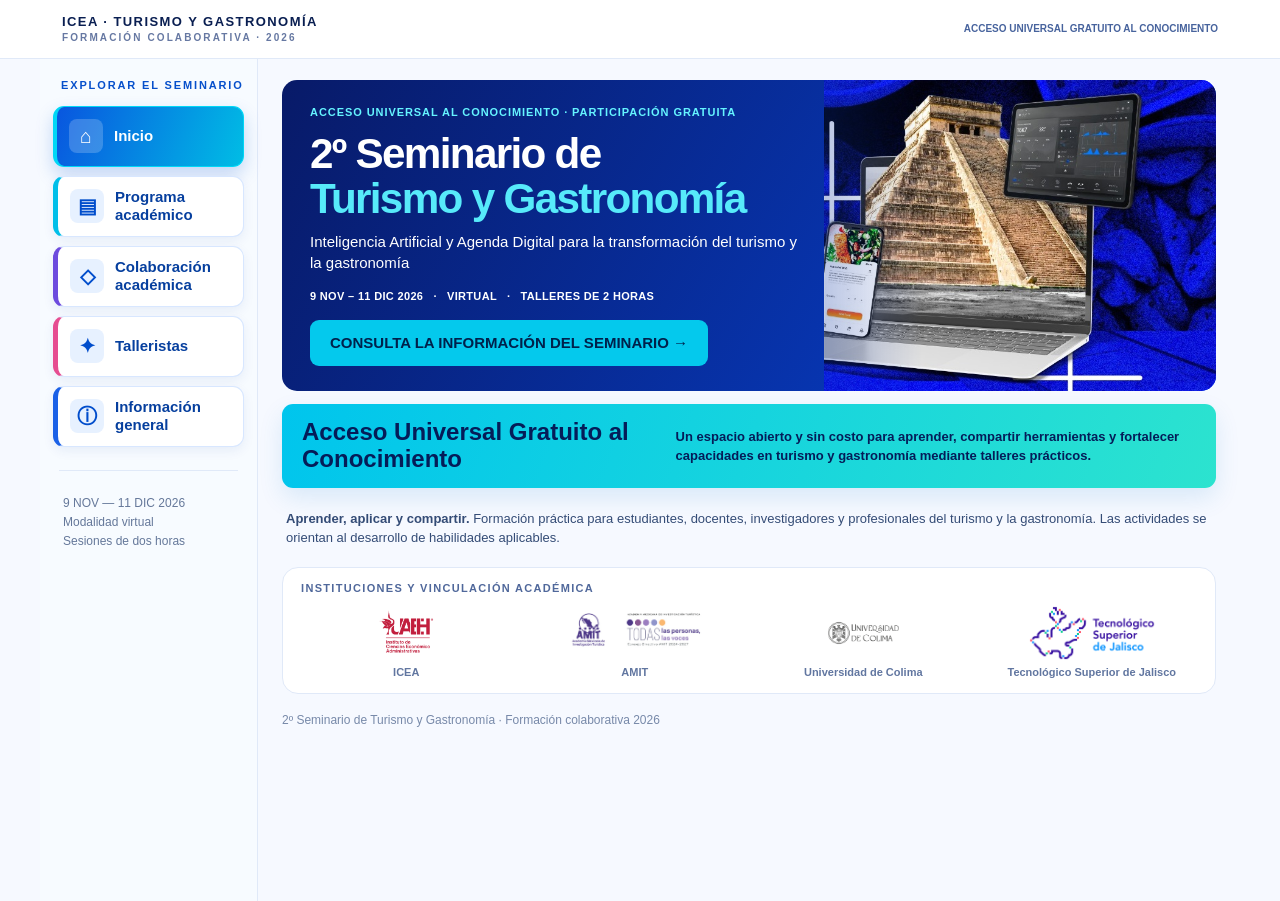
<file: index.html>
<!DOCTYPE html>

<html lang="es"><head><meta charset="utf-8"/><meta content="width=device-width,initial-scale=1" name="viewport"/><meta content="#061b65" name="theme-color"/><title>Inicio · 2º Seminario de Turismo y Gastronomía</title><link href="styles.css" rel="stylesheet"/></head><body><header class="header"><div class="head-inner"><a class="brand" href="index.html">ICEA · TURISMO Y GASTRONOMÍA<small>FORMACIÓN COLABORATIVA · 2026</small></a><div class="header-note">ACCESO UNIVERSAL GRATUITO AL CONOCIMIENTO</div></div></header><div class="shell"><aside class="side"><p class="side-title">Explorar el seminario</p><a class="current" href="index.html"><span class="symbol">⌂</span>Inicio</a><a class="" href="programa.html"><span class="symbol">▤</span>Programa académico</a><a class="" href="colaboracion.html"><span class="symbol">◇</span>Colaboración académica</a><a class="" href="talleristas.html"><span class="symbol">✦</span> Talleristas</a><a class="" href="informacion.html"><span class="symbol">ⓘ</span>Información general</a><div class="divider"></div><p class="note">9 NOV — 11 DIC 2026<br/>Modalidad virtual<br/>Sesiones de dos horas</p></aside><main class="content"><section class="hero"><div class="hero-copy"><div class="eyebrow">ACCESO UNIVERSAL AL CONOCIMIENTO · PARTICIPACIÓN GRATUITA</div><h1>2º Seminario de<br/><span>Turismo y Gastronomía</span></h1><p class="subtitle">Inteligencia Artificial y Agenda Digital para la transformación del turismo y la gastronomía</p><p class="facts">9 NOV – 11 DIC 2026   ·   VIRTUAL   ·   TALLERES DE 2 HORAS</p><a class="btn" href="informacion.html">CONSULTA LA INFORMACIÓN DEL SEMINARIO →</a></div><div aria-label="Imagen original del seminario: turismo, gastronomía y tecnología" class="hero-image" role="img"></div></section><section class="free-feature"><div class="free-title">Acceso Universal Gratuito al Conocimiento</div><p>Un espacio abierto y sin costo para aprender, compartir herramientas y fortalecer capacidades en turismo y gastronomía mediante talleres prácticos.</p></section><div class="intro"><p><strong>Aprender, aplicar y compartir.</strong> Formación práctica para estudiantes, docentes, investigadores y profesionales del turismo y la gastronomía. Las actividades se orientan al desarrollo de habilidades aplicables.</p></div><section class="logos"><div class="logos-title">Instituciones y vinculación académica</div><div class="logo-grid"><div><img alt="Logotipo original de ICEA" src="assets/icea-original.png"/><div class="logo-label">ICEA</div></div><div><img alt="Logotipo original de AMIT" src="assets/amit-original.png"/><div class="logo-label">AMIT</div></div><div><img alt="Logotipo original de Universidad de Colima" src="assets/colima-original.png"/><div class="logo-label">Universidad de Colima</div></div><div><img alt="Logotipo original de Tecnológico Superior de Jalisco" src="assets/jalisco-original.png"/><div class="logo-label">Tecnológico Superior de Jalisco</div></div></div></section><footer class="foot">2º Seminario de Turismo y Gastronomía · Formación colaborativa 2026</footer></main></div></body></html>
</file>
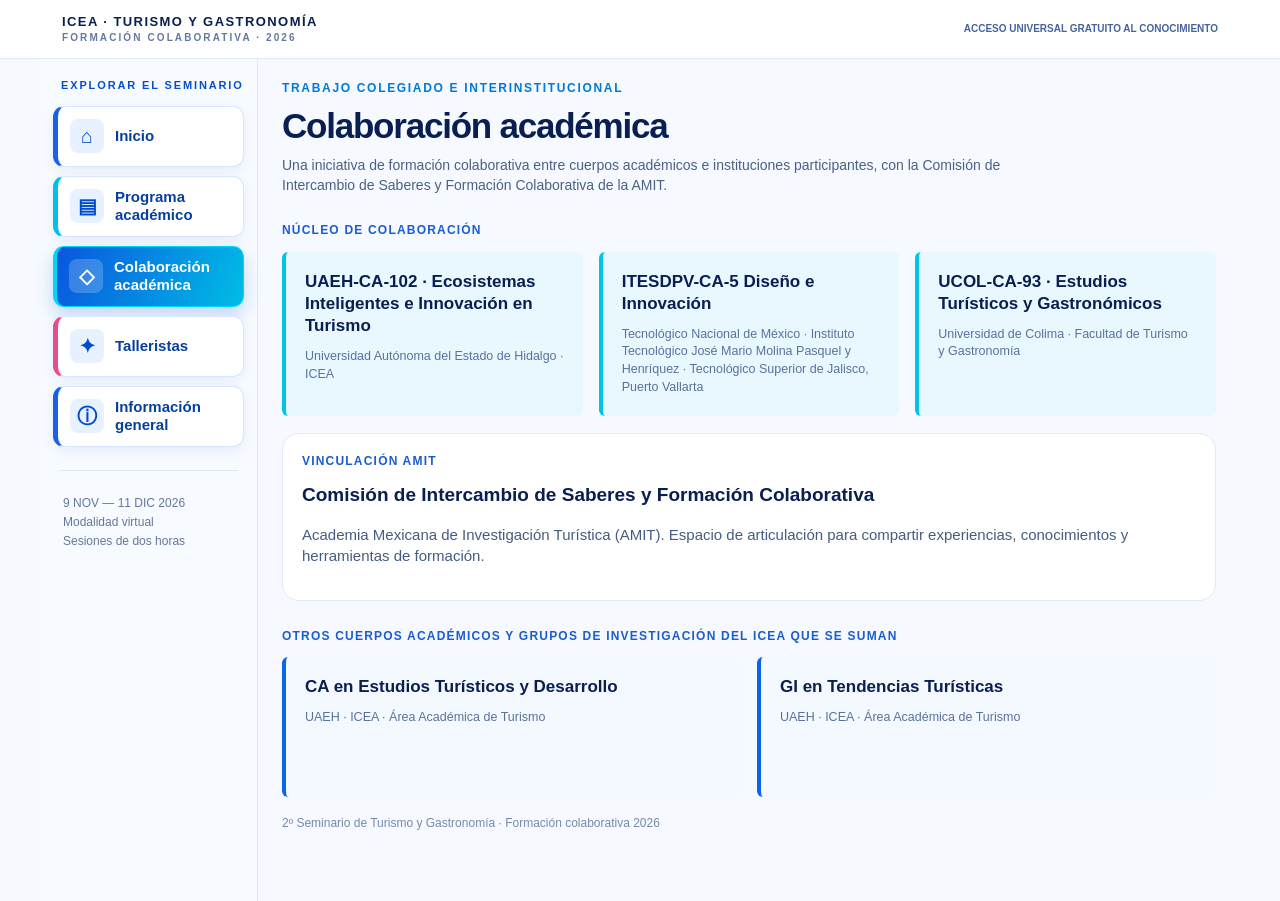
<file: colaboracion.html>
<!DOCTYPE html>

<html lang="es"><head><meta charset="utf-8"/><meta content="width=device-width,initial-scale=1" name="viewport"/><meta content="#061b65" name="theme-color"/><title>Colaboración académica · 2º Seminario de Turismo y Gastronomía</title><link href="styles.css" rel="stylesheet"/></head><body><header class="header"><div class="head-inner"><a class="brand" href="index.html">ICEA · TURISMO Y GASTRONOMÍA<small>FORMACIÓN COLABORATIVA · 2026</small></a><div class="header-note">ACCESO UNIVERSAL GRATUITO AL CONOCIMIENTO</div></div></header><div class="shell"><aside class="side"><p class="side-title">Explorar el seminario</p><a class="" href="index.html"><span class="symbol">⌂</span>Inicio</a><a class="" href="programa.html"><span class="symbol">▤</span>Programa académico</a><a class="current" href="colaboracion.html"><span class="symbol">◇</span>Colaboración académica</a><a class="" href="talleristas.html"><span class="symbol">✦</span> Talleristas</a><a class="" href="informacion.html"><span class="symbol">ⓘ</span>Información general</a><div class="divider"></div><p class="note">9 NOV — 11 DIC 2026<br/>Modalidad virtual<br/>Sesiones de dos horas</p></aside><main class="content"><div class="page-top"><div class="kicker">Trabajo colegiado e interinstitucional</div><h1>Colaboración académica</h1><p>Una iniciativa de formación colaborativa entre cuerpos académicos e instituciones participantes, con la Comisión de Intercambio de Saberes y Formación Colaborativa de la AMIT.</p></div><div class="section-label">Núcleo de colaboración</div><div class="three"><article class="ca primary"><strong>UAEH-CA-102 · Ecosistemas Inteligentes e Innovación en Turismo</strong><small>Universidad Autónoma del Estado de Hidalgo · ICEA</small></article><article class="ca primary"><strong>ITESDPV-CA-5 Diseño e Innovación</strong><small>Tecnológico Nacional de México · Instituto Tecnológico José Mario Molina Pasquel y Henríquez · Tecnológico Superior de Jalisco, Puerto Vallarta</small></article><article class="ca primary"><strong>UCOL-CA-93 · Estudios Turísticos y Gastronómicos</strong><small>Universidad de Colima · Facultad de Turismo y Gastronomía</small></article></div><section class="panel" style="margin-top:17px"><div class="section-label" style="margin-top:0">Vinculación AMIT</div><h2>Comisión de Intercambio de Saberes y Formación Colaborativa</h2><p>Academia Mexicana de Investigación Turística (AMIT). Espacio de articulación para compartir experiencias, conocimientos y herramientas de formación.</p></section><div class="section-label">Otros cuerpos académicos y grupos de investigación del ICEA que se suman</div><div class="two"><div class="ca"><strong>CA en Estudios Turísticos y Desarrollo</strong><small>UAEH · ICEA · Área Académica de Turismo</small></div><div class="ca"><strong>GI en Tendencias Turísticas</strong><small>UAEH · ICEA · Área Académica de Turismo</small></div></div><footer class="foot">2º Seminario de Turismo y Gastronomía · Formación colaborativa 2026</footer></main></div></body></html>
</file>
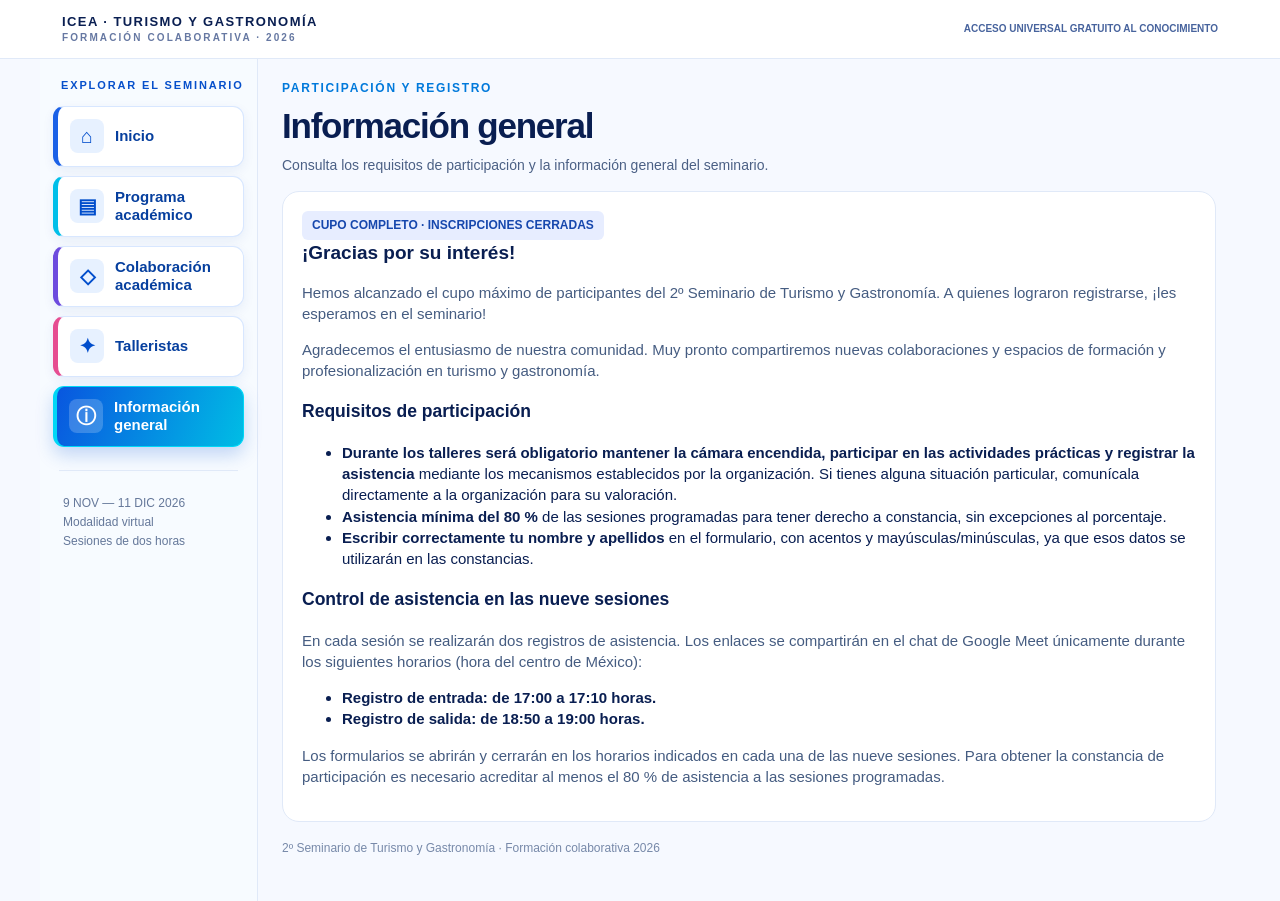
<file: informacion.html>
<!DOCTYPE html>

<html lang="es"><head><meta charset="utf-8"/><meta content="width=device-width,initial-scale=1" name="viewport"/><meta content="#061b65" name="theme-color"/><title>Información general · 2º Seminario de Turismo y Gastronomía</title><link href="styles.css" rel="stylesheet"/></head><body><header class="header"><div class="head-inner"><a class="brand" href="index.html">ICEA · TURISMO Y GASTRONOMÍA<small>FORMACIÓN COLABORATIVA · 2026</small></a><div class="header-note">ACCESO UNIVERSAL GRATUITO AL CONOCIMIENTO</div></div></header><div class="shell"><aside class="side"><p class="side-title">Explorar el seminario</p><a class="" href="index.html"><span class="symbol">⌂</span>Inicio</a><a class="" href="programa.html"><span class="symbol">▤</span>Programa académico</a><a class="" href="colaboracion.html"><span class="symbol">◇</span>Colaboración académica</a><a class="" href="talleristas.html"><span class="symbol">✦</span> Talleristas</a><a class="current" href="informacion.html"><span class="symbol">ⓘ</span>Información general</a><div class="divider"></div><p class="note">9 NOV — 11 DIC 2026<br/>Modalidad virtual<br/>Sesiones de dos horas</p></aside><main class="content"><div class="page-top"><div class="kicker">Participación y registro</div><h1>Información general</h1><p>Consulta los requisitos de participación y la información general del seminario.</p></div><section class="panel registration-info-panel"><div class="registration-info-head"><span class="tag">CUPO COMPLETO · INSCRIPCIONES CERRADAS</span><h2>¡Gracias por su interés!</h2><p>Hemos alcanzado el cupo máximo de participantes del 2º Seminario de Turismo y Gastronomía. A quienes lograron registrarse, ¡les esperamos en el seminario!</p><p>Agradecemos el entusiasmo de nuestra comunidad. Muy pronto compartiremos nuevas colaboraciones y espacios de formación y profesionalización en turismo y gastronomía.</p></div><div class="requirements"><h3>Requisitos de participación</h3><ul><li><strong>Durante los talleres será obligatorio mantener la cámara encendida, participar en las actividades prácticas y registrar la asistencia</strong> mediante los mecanismos establecidos por la organización. Si tienes alguna situación particular, comunícala directamente a la organización para su valoración.</li><li><strong>Asistencia mínima del 80 %</strong> de las sesiones programadas para tener derecho a constancia, sin excepciones al porcentaje.</li><li><strong>Escribir correctamente tu nombre y apellidos</strong> en el formulario, con acentos y mayúsculas/minúsculas, ya que esos datos se utilizarán en las constancias.</li></ul><h3>Control de asistencia en las nueve sesiones</h3><p>En cada sesión se realizarán dos registros de asistencia. Los enlaces se compartirán en el chat de Google Meet únicamente durante los siguientes horarios (hora del centro de México):</p><ul><li><strong>Registro de entrada: de 17:00 a 17:10 horas.</strong></li><li><strong>Registro de salida: de 18:50 a 19:00 horas.</strong></li></ul><p>Los formularios se abrirán y cerrarán en los horarios indicados en cada una de las nueve sesiones. Para obtener la constancia de participación es necesario acreditar al menos el 80 % de asistencia a las sesiones programadas.</p></div></section><footer class="foot">2º Seminario de Turismo y Gastronomía · Formación colaborativa 2026</footer></main></div></body></html>
</file>
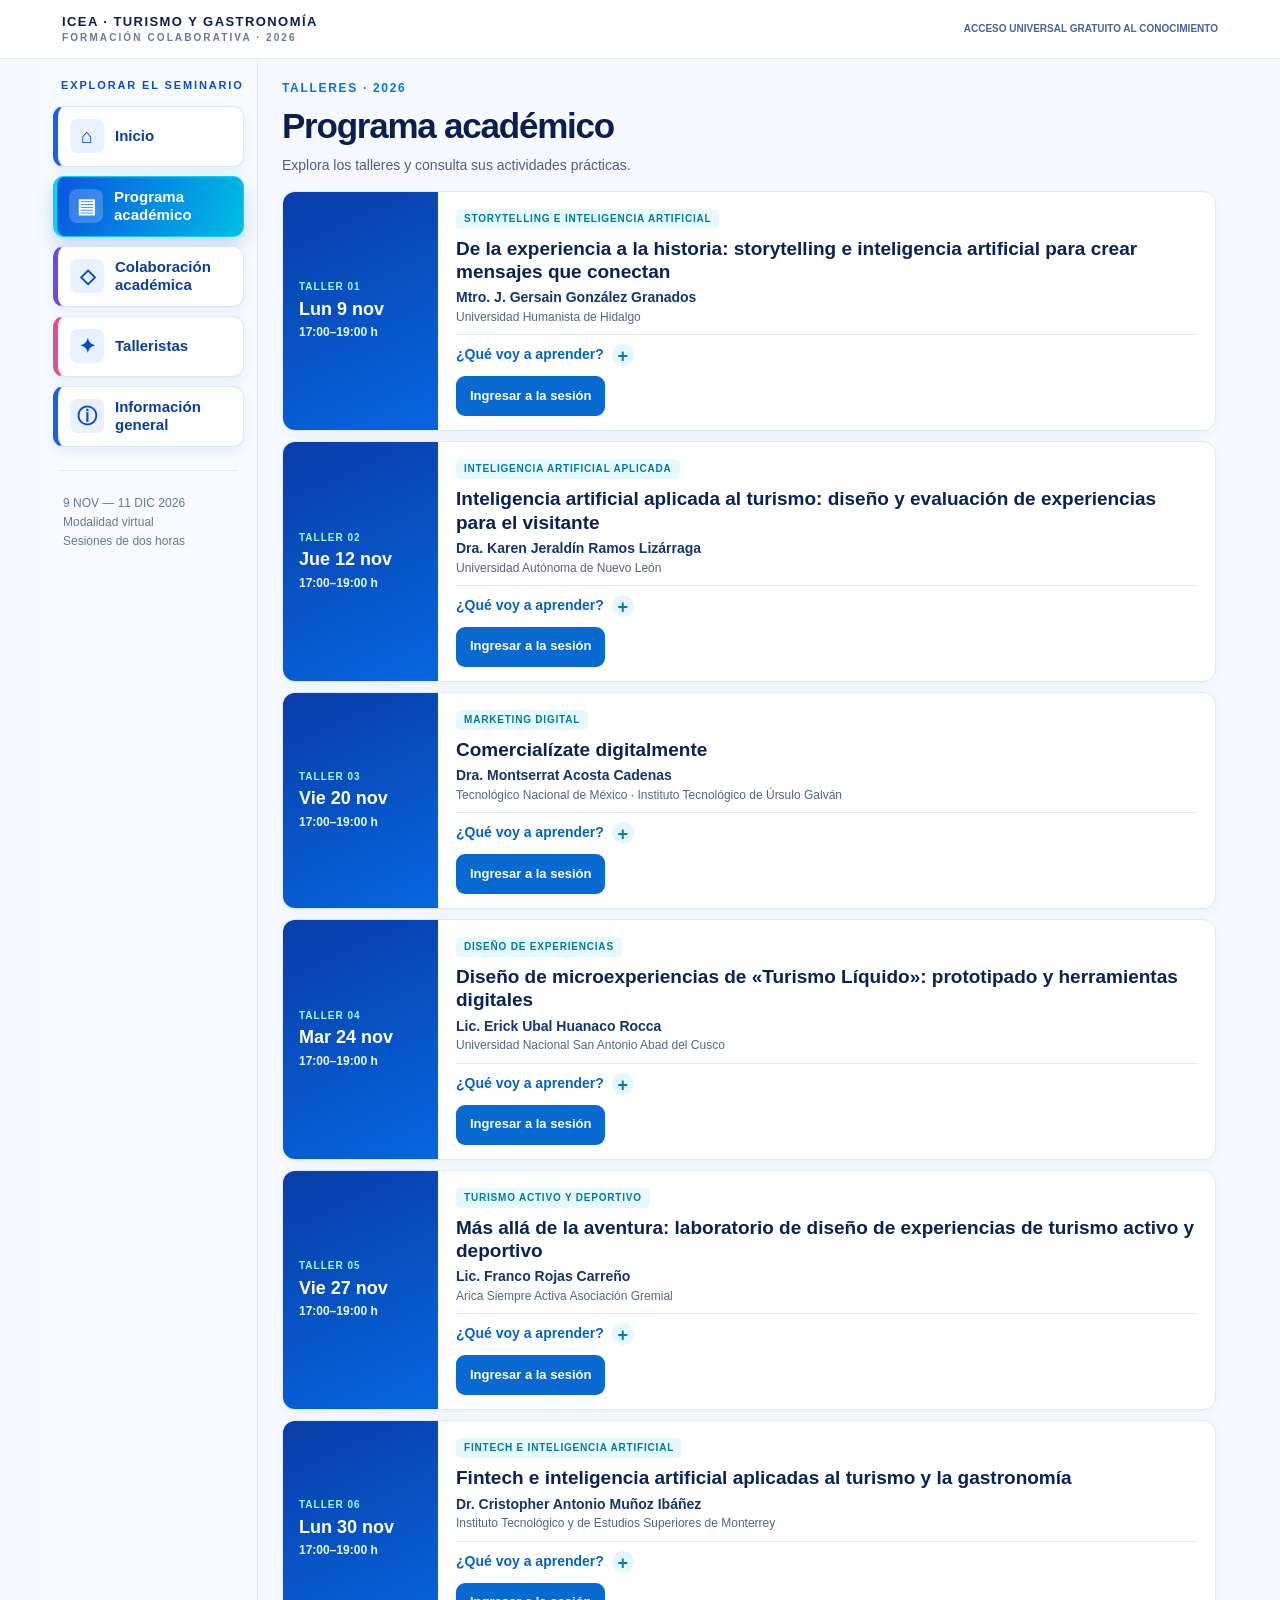
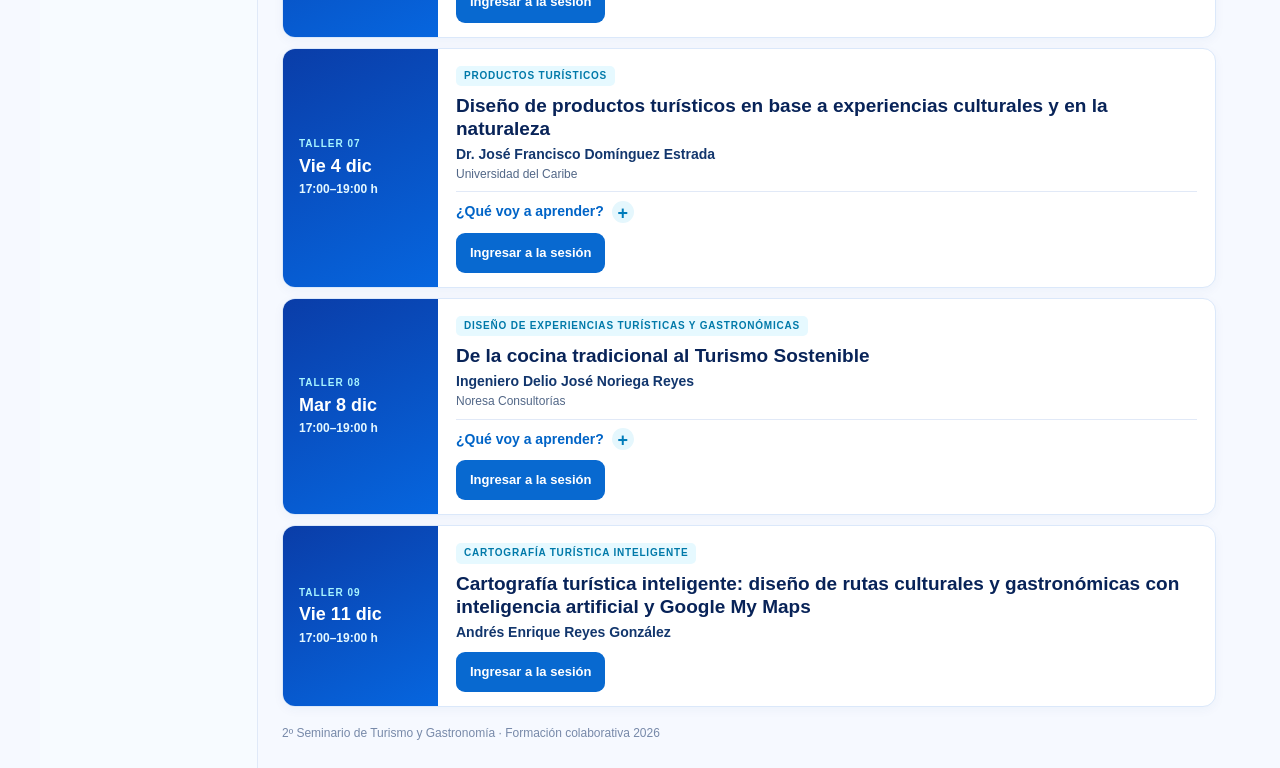
<file: programa.html>
<!DOCTYPE html>

<html lang="es"><head><meta charset="utf-8"/><meta content="width=device-width,initial-scale=1" name="viewport"/><meta content="#061b65" name="theme-color"/><title>Programa · 2º Seminario de Turismo y Gastronomía</title><link href="styles.css" rel="stylesheet"/></head><body><header class="header"><div class="head-inner"><a class="brand" href="index.html">ICEA · TURISMO Y GASTRONOMÍA<small>FORMACIÓN COLABORATIVA · 2026</small></a><div class="header-note">ACCESO UNIVERSAL GRATUITO AL CONOCIMIENTO</div></div></header><div class="shell"><aside class="side"><p class="side-title">Explorar el seminario</p><a class="" href="index.html"><span class="symbol">⌂</span>Inicio</a><a class="current" href="programa.html"><span class="symbol">▤</span>Programa académico</a><a class="" href="colaboracion.html"><span class="symbol">◇</span>Colaboración académica</a><a class="" href="talleristas.html"><span class="symbol">✦</span> Talleristas</a><a class="" href="informacion.html"><span class="symbol">ⓘ</span>Información general</a><div class="divider"></div><p class="note">9 NOV — 11 DIC 2026<br/>Modalidad virtual<br/>Sesiones de dos horas</p></aside><main class="content"><div class="page-top"><div class="kicker">Talleres · 2026</div><h1>Programa académico</h1><p>Explora los talleres y consulta sus actividades prácticas.</p></div><section class="program-wrap"><article class="session-card"><div class="session-date"><span class="session-number">TALLER 01</span><strong class="session-day">Lun 9 nov</strong><span class="session-hour">17:00–19:00 h</span></div><div class="session-body"><span class="session-tag">Storytelling e inteligencia artificial</span><h2>De la experiencia a la historia: storytelling e inteligencia artificial para crear mensajes que conectan</h2><p class="presenter">Mtro. J. Gersain González Granados</p><p class="institution">Universidad Humanista de Hidalgo</p><details class="session-details"><summary>¿Qué voy a aprender?</summary><div class="session-learning"><strong>¿Qué aprenderás?</strong><p>Analizar experiencias de clientes con IA y aplicar storytelling para comunicar servicios turísticos y gastronómicos.</p></div><div class="session-learning"><strong>Producto del taller</strong><p>Secuencia de tres mensajes narrativos para un servicio o experiencia.</p></div></details><div class="session-actions"><a class="session-action join" href="https://meet.google.com/hxf-zbia-abf" target="_blank" rel="noopener noreferrer" aria-label="Ingresar a la sesión 5 en Google Meet">Ingresar a la sesión</a></div></div></article><article class="session-card"><div class="session-date"><span class="session-number">TALLER 02</span><strong class="session-day">Jue 12 nov</strong><span class="session-hour">17:00–19:00 h</span></div><div class="session-body"><span class="session-tag">Inteligencia artificial aplicada</span><h2>Inteligencia artificial aplicada al turismo: diseño y evaluación de experiencias para el visitante</h2><p class="presenter">Dra. Karen Jeraldín Ramos Lizárraga</p><p class="institution">Universidad Autónoma de Nuevo León</p><details class="session-details"><summary>¿Qué voy a aprender?</summary><div class="session-learning"><strong>¿Qué aprenderás?</strong><p>Diseñar y evaluar itinerarios turísticos con IA generativa, verificando su viabilidad y pertinencia.</p></div><div class="session-learning"><strong>Producto del taller</strong><p>Itinerario cultural y gastronómico ajustado al perfil del visitante.</p></div></details><div class="session-actions"><a class="session-action join" href="https://meet.google.com/ubd-ggtz-qce" target="_blank" rel="noopener noreferrer" aria-label="Ingresar a la sesión 2 en Google Meet">Ingresar a la sesión</a></div></div></article><article class="session-card"><div class="session-date"><span class="session-number">TALLER 03</span><strong class="session-day">Vie 20 nov</strong><span class="session-hour">17:00–19:00 h</span></div><div class="session-body"><span class="session-tag">Marketing digital</span><h2>Comercialízate digitalmente</h2><p class="presenter">Dra. Montserrat Acosta Cadenas</p><p class="institution">Tecnológico Nacional de México · Instituto Tecnológico de Úrsulo Galván</p><details class="session-details"><summary>¿Qué voy a aprender?</summary><div class="session-learning"><strong>¿Qué aprenderás?</strong><p>Reconocer cómo una marca digital puede atraer clientes y aplicar estrategias de presencia en línea.</p></div><div class="session-learning"><strong>Producto del taller</strong><p>Propuesta de mejora de la presencia digital del negocio.</p></div></details><div class="session-actions"><a class="session-action join" href="https://meet.google.com/sgx-yqrp-bxd" target="_blank" rel="noopener noreferrer" aria-label="Ingresar a la sesión 4 en Google Meet">Ingresar a la sesión</a></div></div></article><article class="session-card"><div class="session-date"><span class="session-number">TALLER 04</span><strong class="session-day">Mar 24 nov</strong><span class="session-hour">17:00–19:00 h</span></div><div class="session-body"><span class="session-tag">Diseño de experiencias</span><h2>Diseño de microexperiencias de «Turismo Líquido»: prototipado y herramientas digitales</h2><p class="presenter">Lic. Erick Ubal Huanaco Rocca</p><p class="institution">Universidad Nacional San Antonio Abad del Cusco</p><details class="session-details"><summary>¿Qué voy a aprender?</summary><div class="session-learning"><strong>¿Qué aprenderás?</strong><p>Diseñar una microexperiencia basada en patrimonio gastronómico mediante el recorrido del cliente y herramientas digitales.</p></div><div class="session-learning"><strong>Producto del taller</strong><p>Plano de experiencia (blueprint), guion narrativo y punto de interacción digital.</p></div></details><div class="session-actions"><a class="session-action join" href="https://meet.google.com/enz-myuf-zjr" target="_blank" rel="noopener noreferrer" aria-label="Ingresar a la sesión 3 en Google Meet">Ingresar a la sesión</a></div></div></article><article class="session-card"><div class="session-date"><span class="session-number">TALLER 05</span><strong class="session-day">Vie 27 nov</strong><span class="session-hour">17:00–19:00 h</span></div><div class="session-body"><span class="session-tag">Turismo activo y deportivo</span><h2>Más allá de la aventura: laboratorio de diseño de experiencias de turismo activo y deportivo</h2><p class="presenter">Lic. Franco Rojas Carreño</p><p class="institution">Arica Siempre Activa Asociación Gremial</p><details class="session-details"><summary>¿Qué voy a aprender?</summary><div class="session-learning"><strong>¿Qué aprenderás?</strong><p>Transformar una actividad deportiva o recreativa en una experiencia turística que integre el territorio y la gastronomía local.</p></div><div class="session-learning"><strong>Producto del taller</strong><p>Prototipo de experiencia de turismo activo o deportivo mediante un Canvas.</p></div></details><div class="session-actions"><a class="session-action join" href="https://meet.google.com/xzo-dcfo-ejj" target="_blank" rel="noopener noreferrer" aria-label="Ingresar a la sesión 6 en Google Meet">Ingresar a la sesión</a></div></div></article><article class="session-card"><div class="session-date"><span class="session-number">TALLER 06</span><strong class="session-day">Lun 30 nov</strong><span class="session-hour">17:00–19:00 h</span></div><div class="session-body"><span class="session-tag">Fintech e inteligencia artificial</span><h2>Fintech e inteligencia artificial aplicadas al turismo y la gastronomía</h2><p class="presenter">Dr. Cristopher Antonio Muñoz Ibáñez</p><p class="institution">Instituto Tecnológico y de Estudios Superiores de Monterrey</p><details class="session-details"><summary>¿Qué voy a aprender?</summary><div class="session-learning"><strong>¿Qué aprenderás?</strong><p>Conocer herramientas de tecnologías de información, inteligencia artificial y plataformas fintech aplicables al sector.</p></div><div class="session-learning"><strong>Producto del taller</strong><p>Plan de implementación de una propuesta turística.</p></div></details><div class="session-actions"><a class="session-action join" href="https://meet.google.com/cpu-vxni-yeu" target="_blank" rel="noopener noreferrer" aria-label="Ingresar a la sesión 7 en Google Meet">Ingresar a la sesión</a></div></div></article><article class="session-card"><div class="session-date"><span class="session-number">TALLER 07</span><strong class="session-day">Vie 4 dic</strong><span class="session-hour">17:00–19:00 h</span></div><div class="session-body"><span class="session-tag">Productos turísticos</span><h2>Diseño de productos turísticos en base a experiencias culturales y en la naturaleza</h2><p class="presenter">Dr. José Francisco Domínguez Estrada</p><p class="institution">Universidad del Caribe</p><details class="session-details"><summary>¿Qué voy a aprender?</summary><div class="session-learning"><strong>¿Qué aprenderás?</strong><p>Diseñar un producto turístico sostenible con mapa de empatía, propuesta de valor y criterios de priorización.</p></div><div class="session-learning"><strong>Producto del taller</strong><p>Prototipo y ficha técnica de un producto turístico cultural o de naturaleza.</p></div></details><div class="session-actions"><a class="session-action join" href="https://meet.google.com/kmd-eeuk-zci" target="_blank" rel="noopener noreferrer" aria-label="Ingresar a la sesión 8 en Google Meet">Ingresar a la sesión</a></div></div></article><article class="session-card"><div class="session-date"><span class="session-number">TALLER 08</span><strong class="session-day">Mar 8 dic</strong><span class="session-hour">17:00–19:00 h</span></div><div class="session-body"><span class="session-tag">Diseño de experiencias turísticas y gastronómicas</span><h2>De la cocina tradicional al Turismo Sostenible</h2><p class="presenter">Ingeniero Delio José Noriega Reyes</p><p class="institution">Noresa Consultorías</p><details class="session-details"><summary>¿Qué voy a aprender?</summary><div class="session-learning"><strong>¿Qué aprenderás?</strong><p>Identificar el valor de la cocina tradicional y los saberes ancestrales para crear experiencias turísticas sostenibles.</p></div><div class="session-learning"><strong>Producto del taller</strong><p>Plan de acción con indicadores, apoyado en IA.</p></div></details><div class="session-actions"><a class="session-action join" href="https://meet.google.com/iyj-uerw-rni" target="_blank" rel="noopener noreferrer" aria-label="Ingresar a la sesión 1 en Google Meet">Ingresar a la sesión</a></div></div></article><article class="session-card"><div class="session-date"><span class="session-number">TALLER 09</span><strong class="session-day">Vie 11 dic</strong><span class="session-hour">17:00–19:00 h</span></div><div class="session-body"><span class="session-tag">Cartografía turística inteligente</span><h2>Cartografía turística inteligente: diseño de rutas culturales y gastronómicas con inteligencia artificial y Google My Maps</h2><p class="presenter">Andrés Enrique Reyes González</p><div class="session-actions"><a class="session-action join" href="https://meet.google.com/mvc-ocgc-yxw" target="_blank" rel="noopener noreferrer" aria-label="Ingresar a la sesión 9 en Google Meet">Ingresar a la sesión</a></div></div></article></section><footer class="foot">2º Seminario de Turismo y Gastronomía · Formación colaborativa 2026</footer></main></div></body></html>
</file>
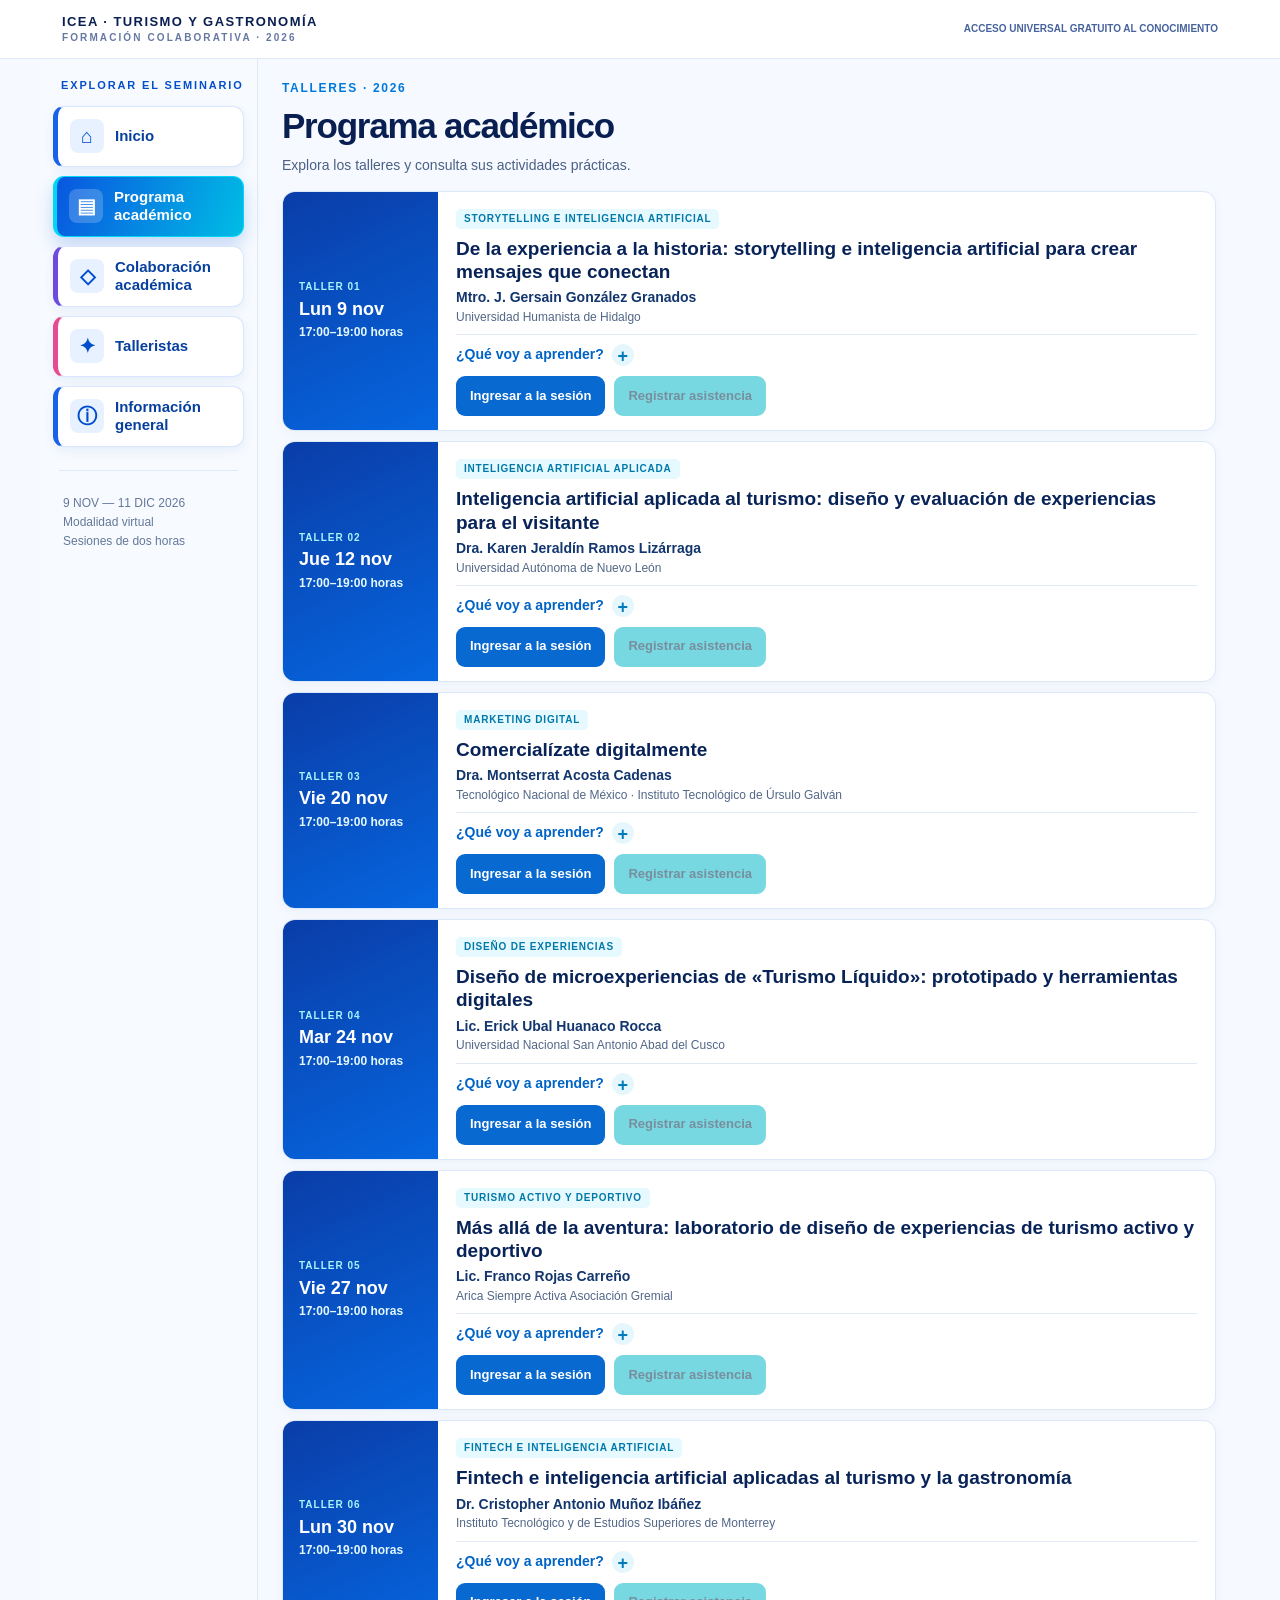
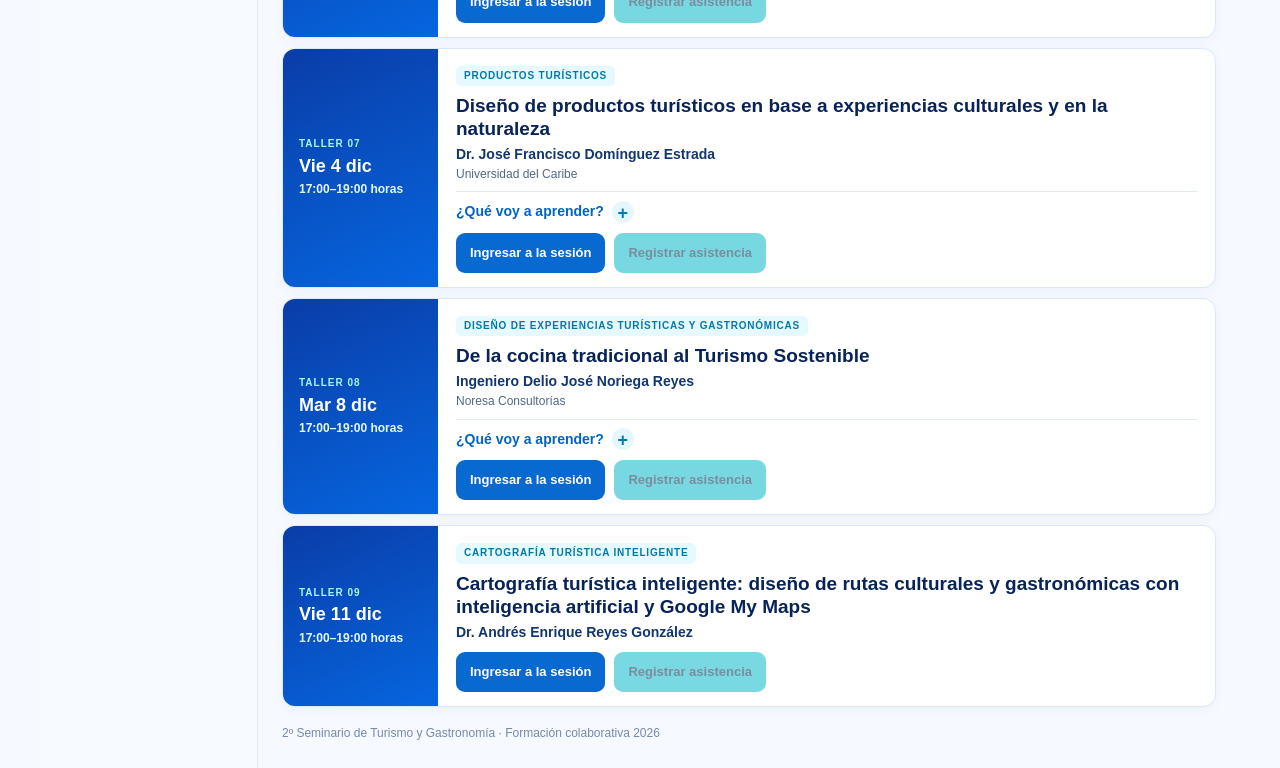
<file: programa_VERIFICADO_17nov2026.html>
<!DOCTYPE html>

<html lang="es"><head><meta charset="utf-8"/><meta content="width=device-width,initial-scale=1" name="viewport"/><meta content="#061b65" name="theme-color"/><title>Programa · 2º Seminario de Turismo y Gastronomía</title><link href="styles.css" rel="stylesheet"/></head><body><header class="header"><div class="head-inner"><a class="brand" href="index.html">ICEA · TURISMO Y GASTRONOMÍA<small>FORMACIÓN COLABORATIVA · 2026</small></a><div class="header-note">ACCESO UNIVERSAL GRATUITO AL CONOCIMIENTO</div></div></header><div class="shell"><aside class="side"><p class="side-title">Explorar el seminario</p><a class="" href="index.html"><span class="symbol">⌂</span>Inicio</a><a class="current" href="programa.html"><span class="symbol">▤</span>Programa académico</a><a class="" href="colaboracion.html"><span class="symbol">◇</span>Colaboración académica</a><a class="" href="talleristas.html"><span class="symbol">✦</span> Talleristas</a><a class="" href="informacion.html"><span class="symbol">ⓘ</span>Información general</a><div class="divider"></div><p class="note">9 NOV — 11 DIC 2026<br/>Modalidad virtual<br/>Sesiones de dos horas</p></aside><main class="content"><div class="page-top"><div class="kicker">Talleres · 2026</div><h1>Programa académico</h1><p>Explora los talleres y consulta sus actividades prácticas.</p></div><section class="program-wrap"><article class="session-card"><div class="session-date"><span class="session-number">TALLER 01</span><strong class="session-day">Lun 9 nov</strong><span class="session-hour">17:00–19:00 horas</span></div><div class="session-body"><span class="session-tag">Storytelling e inteligencia artificial</span><h2>De la experiencia a la historia: storytelling e inteligencia artificial para crear mensajes que conectan</h2><p class="presenter">Mtro. J. Gersain González Granados</p><p class="institution">Universidad Humanista de Hidalgo</p><details class="session-details"><summary>¿Qué voy a aprender?</summary><div class="session-learning"><strong>¿Qué aprenderás?</strong><p>Analizar experiencias de clientes con IA y aplicar storytelling para comunicar servicios turísticos y gastronómicos.</p></div><div class="session-learning"><strong>Producto del taller</strong><p>Secuencia de tres mensajes narrativos para un servicio o experiencia.</p></div></details><div class="session-actions"><a aria-label="Ingresar a la sesión 1 en Google Meet" class="session-action join" href="https://meet.google.com/hxf-zbia-abf" rel="noopener noreferrer" target="_blank">Ingresar a la sesión</a><span aria-disabled="true" aria-label="Registrar asistencia (enlace próximamente)" class="session-action attend is-pending" title="Enlace disponible durante el taller">Registrar asistencia</span></div></div></article><article class="session-card"><div class="session-date"><span class="session-number">TALLER 02</span><strong class="session-day">Jue 12 nov</strong><span class="session-hour">17:00–19:00 horas</span></div><div class="session-body"><span class="session-tag">Inteligencia artificial aplicada</span><h2>Inteligencia artificial aplicada al turismo: diseño y evaluación de experiencias para el visitante</h2><p class="presenter">Dra. Karen Jeraldín Ramos Lizárraga</p><p class="institution">Universidad Autónoma de Nuevo León</p><details class="session-details"><summary>¿Qué voy a aprender?</summary><div class="session-learning"><strong>¿Qué aprenderás?</strong><p>Diseñar y evaluar itinerarios turísticos con IA generativa, verificando su viabilidad y pertinencia.</p></div><div class="session-learning"><strong>Producto del taller</strong><p>Itinerario cultural y gastronómico ajustado al perfil del visitante.</p></div></details><div class="session-actions"><a aria-label="Ingresar a la sesión 2 en Google Meet" class="session-action join" href="https://meet.google.com/ubd-ggtz-qce" rel="noopener noreferrer" target="_blank">Ingresar a la sesión</a><span aria-disabled="true" aria-label="Registrar asistencia (enlace próximamente)" class="session-action attend is-pending" title="Enlace disponible durante el taller">Registrar asistencia</span></div></div></article><article class="session-card"><div class="session-date"><span class="session-number">TALLER 03</span><strong class="session-day">Vie 20 nov</strong><span class="session-hour">17:00–19:00 horas</span></div><div class="session-body"><span class="session-tag">Marketing digital</span><h2>Comercialízate digitalmente</h2><p class="presenter">Dra. Montserrat Acosta Cadenas</p><p class="institution">Tecnológico Nacional de México · Instituto Tecnológico de Úrsulo Galván</p><details class="session-details"><summary>¿Qué voy a aprender?</summary><div class="session-learning"><strong>¿Qué aprenderás?</strong><p>Reconocer cómo una marca digital puede atraer clientes y aplicar estrategias de presencia en línea.</p></div><div class="session-learning"><strong>Producto del taller</strong><p>Propuesta de mejora de la presencia digital del negocio.</p></div></details><div class="session-actions"><a aria-label="Ingresar a la sesión 3 en Google Meet" class="session-action join" href="https://meet.google.com/sgx-yqrp-bxd" rel="noopener noreferrer" target="_blank">Ingresar a la sesión</a><span aria-disabled="true" aria-label="Registrar asistencia (enlace próximamente)" class="session-action attend is-pending" title="Enlace disponible durante el taller">Registrar asistencia</span></div></div></article><article class="session-card"><div class="session-date"><span class="session-number">TALLER 04</span><strong class="session-day">Mar 24 nov</strong><span class="session-hour">17:00–19:00 horas</span></div><div class="session-body"><span class="session-tag">Diseño de experiencias</span><h2>Diseño de microexperiencias de «Turismo Líquido»: prototipado y herramientas digitales</h2><p class="presenter">Lic. Erick Ubal Huanaco Rocca</p><p class="institution">Universidad Nacional San Antonio Abad del Cusco</p><details class="session-details"><summary>¿Qué voy a aprender?</summary><div class="session-learning"><strong>¿Qué aprenderás?</strong><p>Diseñar una microexperiencia basada en patrimonio gastronómico mediante el recorrido del cliente y herramientas digitales.</p></div><div class="session-learning"><strong>Producto del taller</strong><p>Plano de experiencia (blueprint), guion narrativo y punto de interacción digital.</p></div></details><div class="session-actions"><a aria-label="Ingresar a la sesión 4 en Google Meet" class="session-action join" href="https://meet.google.com/enz-myuf-zjr" rel="noopener noreferrer" target="_blank">Ingresar a la sesión</a><span aria-disabled="true" aria-label="Registrar asistencia (enlace próximamente)" class="session-action attend is-pending" title="Enlace disponible durante el taller">Registrar asistencia</span></div></div></article><article class="session-card"><div class="session-date"><span class="session-number">TALLER 05</span><strong class="session-day">Vie 27 nov</strong><span class="session-hour">17:00–19:00 horas</span></div><div class="session-body"><span class="session-tag">Turismo activo y deportivo</span><h2>Más allá de la aventura: laboratorio de diseño de experiencias de turismo activo y deportivo</h2><p class="presenter">Lic. Franco Rojas Carreño</p><p class="institution">Arica Siempre Activa Asociación Gremial</p><details class="session-details"><summary>¿Qué voy a aprender?</summary><div class="session-learning"><strong>¿Qué aprenderás?</strong><p>Transformar una actividad deportiva o recreativa en una experiencia turística que integre el territorio y la gastronomía local.</p></div><div class="session-learning"><strong>Producto del taller</strong><p>Prototipo de experiencia de turismo activo o deportivo mediante un Canvas.</p></div></details><div class="session-actions"><a aria-label="Ingresar a la sesión 5 en Google Meet" class="session-action join" href="https://meet.google.com/xzo-dcfo-ejj" rel="noopener noreferrer" target="_blank">Ingresar a la sesión</a><span aria-disabled="true" aria-label="Registrar asistencia (enlace próximamente)" class="session-action attend is-pending" title="Enlace disponible durante el taller">Registrar asistencia</span></div></div></article><article class="session-card"><div class="session-date"><span class="session-number">TALLER 06</span><strong class="session-day">Lun 30 nov</strong><span class="session-hour">17:00–19:00 horas</span></div><div class="session-body"><span class="session-tag">Fintech e inteligencia artificial</span><h2>Fintech e inteligencia artificial aplicadas al turismo y la gastronomía</h2><p class="presenter">Dr. Cristopher Antonio Muñoz Ibáñez</p><p class="institution">Instituto Tecnológico y de Estudios Superiores de Monterrey</p><details class="session-details"><summary>¿Qué voy a aprender?</summary><div class="session-learning"><strong>¿Qué aprenderás?</strong><p>Conocer herramientas de tecnologías de información, inteligencia artificial y plataformas fintech aplicables al sector.</p></div><div class="session-learning"><strong>Producto del taller</strong><p>Plan de implementación de una propuesta turística.</p></div></details><div class="session-actions"><a aria-label="Ingresar a la sesión 6 en Google Meet" class="session-action join" href="https://meet.google.com/cpu-vxni-yeu" rel="noopener noreferrer" target="_blank">Ingresar a la sesión</a><span aria-disabled="true" aria-label="Registrar asistencia (enlace próximamente)" class="session-action attend is-pending" title="Enlace disponible durante el taller">Registrar asistencia</span></div></div></article><article class="session-card"><div class="session-date"><span class="session-number">TALLER 07</span><strong class="session-day">Vie 4 dic</strong><span class="session-hour">17:00–19:00 horas</span></div><div class="session-body"><span class="session-tag">Productos turísticos</span><h2>Diseño de productos turísticos en base a experiencias culturales y en la naturaleza</h2><p class="presenter">Dr. José Francisco Domínguez Estrada</p><p class="institution">Universidad del Caribe</p><details class="session-details"><summary>¿Qué voy a aprender?</summary><div class="session-learning"><strong>¿Qué aprenderás?</strong><p>Diseñar un producto turístico sostenible con mapa de empatía, propuesta de valor y criterios de priorización.</p></div><div class="session-learning"><strong>Producto del taller</strong><p>Prototipo y ficha técnica de un producto turístico cultural o de naturaleza.</p></div></details><div class="session-actions"><a aria-label="Ingresar a la sesión 7 en Google Meet" class="session-action join" href="https://meet.google.com/kmd-eeuk-zci" rel="noopener noreferrer" target="_blank">Ingresar a la sesión</a><span aria-disabled="true" aria-label="Registrar asistencia (enlace próximamente)" class="session-action attend is-pending" title="Enlace disponible durante el taller">Registrar asistencia</span></div></div></article><article class="session-card"><div class="session-date"><span class="session-number">TALLER 08</span><strong class="session-day">Mar 8 dic</strong><span class="session-hour">17:00–19:00 horas</span></div><div class="session-body"><span class="session-tag">Diseño de experiencias turísticas y gastronómicas</span><h2>De la cocina tradicional al Turismo Sostenible</h2><p class="presenter">Ingeniero Delio José Noriega Reyes</p><p class="institution">Noresa Consultorías</p><details class="session-details"><summary>¿Qué voy a aprender?</summary><div class="session-learning"><strong>¿Qué aprenderás?</strong><p>Identificar el valor de la cocina tradicional y los saberes ancestrales para crear experiencias turísticas sostenibles.</p></div><div class="session-learning"><strong>Producto del taller</strong><p>Plan de acción con indicadores, apoyado en IA.</p></div></details><div class="session-actions"><a aria-label="Ingresar a la sesión 8 en Google Meet" class="session-action join" href="https://meet.google.com/iyj-uerw-rni" rel="noopener noreferrer" target="_blank">Ingresar a la sesión</a><span aria-disabled="true" aria-label="Registrar asistencia (enlace próximamente)" class="session-action attend is-pending" title="Enlace disponible durante el taller">Registrar asistencia</span></div></div></article><article class="session-card"><div class="session-date"><span class="session-number">TALLER 09</span><strong class="session-day">Vie 11 dic</strong><span class="session-hour">17:00–19:00 horas</span></div><div class="session-body"><span class="session-tag">Cartografía turística inteligente</span><h2>Cartografía turística inteligente: diseño de rutas culturales y gastronómicas con inteligencia artificial y Google My Maps</h2><p class="presenter">Dr. Andrés Enrique Reyes González</p><div class="session-actions"><a aria-label="Ingresar a la sesión 9 en Google Meet" class="session-action join" href="https://meet.google.com/mvc-ocgc-yxw" rel="noopener noreferrer" target="_blank">Ingresar a la sesión</a><span aria-disabled="true" aria-label="Registrar asistencia (enlace próximamente)" class="session-action attend is-pending" title="Enlace disponible durante el taller">Registrar asistencia</span></div></div></article></section><footer class="foot">2º Seminario de Turismo y Gastronomía · Formación colaborativa 2026</footer></main></div></body></html>
</file>
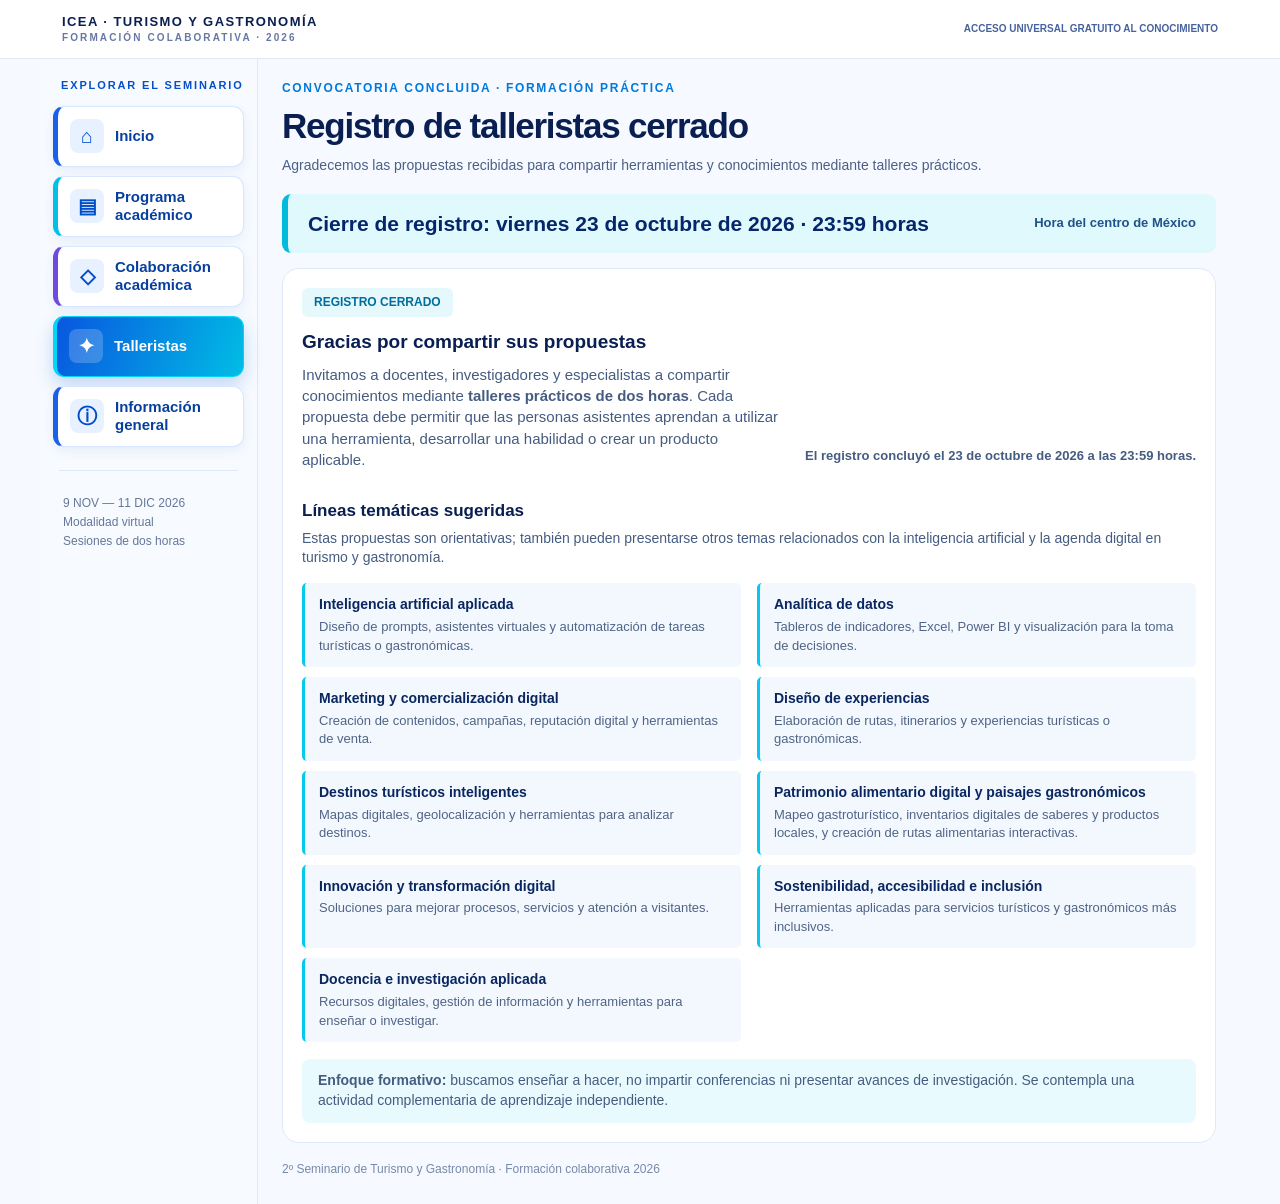
<file: talleristas.html>
<!DOCTYPE html>

<html lang="es"><head><meta charset="utf-8"/><meta content="width=device-width,initial-scale=1" name="viewport"/><meta content="#061b65" name="theme-color"/><title>Talleristas · 2º Seminario de Turismo y Gastronomía</title><link href="styles.css" rel="stylesheet"/></head><body><header class="header"><div class="head-inner"><a class="brand" href="index.html">ICEA · TURISMO Y GASTRONOMÍA<small>FORMACIÓN COLABORATIVA · 2026</small></a><div class="header-note">ACCESO UNIVERSAL GRATUITO AL CONOCIMIENTO</div></div></header><div class="shell"><aside class="side"><p class="side-title">Explorar el seminario</p><a class="" href="index.html"><span class="symbol">⌂</span>Inicio</a><a class="" href="programa.html"><span class="symbol">▤</span>Programa académico</a><a class="" href="colaboracion.html"><span class="symbol">◇</span>Colaboración académica</a><a class="current" href="talleristas.html"><span class="symbol">✦</span> Talleristas</a><a class="" href="informacion.html"><span class="symbol">ⓘ</span>Información general</a><div class="divider"></div><p class="note">9 NOV — 11 DIC 2026<br/>Modalidad virtual<br/>Sesiones de dos horas</p></aside><main class="content"><div class="page-top"><div class="kicker">Convocatoria concluida · Formación práctica</div><h1>Registro de talleristas cerrado</h1><p>Agradecemos las propuestas recibidas para compartir herramientas y conocimientos mediante talleres prácticos.</p><div class="deadline-banner" role="note"><strong>Cierre de registro: viernes 23 de octubre de 2026 · 23:59 horas</strong><span>Hora del centro de México</span></div></div><section class="panel workshop-panel"><div class="workshop-heading"><div><span class="status">REGISTRO CERRADO</span><h2>Gracias por compartir sus propuestas</h2><p>Invitamos a docentes, investigadores y especialistas a compartir conocimientos mediante <strong>talleres prácticos de dos horas</strong>. Cada propuesta debe permitir que las personas asistentes aprendan a utilizar una herramienta, desarrollar una habilidad o crear un producto aplicable.</p></div><div class="workshop-action"><p class="deadline-caption">El registro concluyó el 23 de octubre de 2026 a las 23:59 horas.</p></div></div><h3 class="topic-heading">Líneas temáticas sugeridas</h3><p class="topic-lead">Estas propuestas son orientativas; también pueden presentarse otros temas relacionados con la inteligencia artificial y la agenda digital en turismo y gastronomía.</p><ul class="topic-grid"><li><strong>Inteligencia artificial aplicada</strong><span>Diseño de prompts, asistentes virtuales y automatización de tareas turísticas o gastronómicas.</span></li><li><strong>Analítica de datos</strong><span>Tableros de indicadores, Excel, Power BI y visualización para la toma de decisiones.</span></li><li><strong>Marketing y comercialización digital</strong><span>Creación de contenidos, campañas, reputación digital y herramientas de venta.</span></li><li><strong>Diseño de experiencias</strong><span>Elaboración de rutas, itinerarios y experiencias turísticas o gastronómicas.</span></li><li><strong>Destinos turísticos inteligentes</strong><span>Mapas digitales, geolocalización y herramientas para analizar destinos.</span></li><li><strong>Patrimonio alimentario digital y paisajes gastronómicos</strong><span>Mapeo gastroturístico, inventarios digitales de saberes y productos locales, y creación de rutas alimentarias interactivas.</span></li><li><strong>Innovación y transformación digital</strong><span>Soluciones para mejorar procesos, servicios y atención a visitantes.</span></li><li><strong>Sostenibilidad, accesibilidad e inclusión</strong><span>Herramientas aplicadas para servicios turísticos y gastronómicos más inclusivos.</span></li><li><strong>Docencia e investigación aplicada</strong><span>Recursos digitales, gestión de información y herramientas para enseñar o investigar.</span></li></ul><p class="workshop-reminder"><strong>Enfoque formativo:</strong> buscamos enseñar a hacer, no impartir conferencias ni presentar avances de investigación. Se contempla una actividad complementaria de aprendizaje independiente.</p></section><footer class="foot">2º Seminario de Turismo y Gastronomía · Formación colaborativa 2026</footer></main></div></body></html>
</file>
<file: styles.css>
:root{--navy:#071653;--blue:#064ee2;--cyan:#04c9ed;--ink:#0a1d4a;--muted:#536586;--line:#e0e9f8}*{box-sizing:border-box}body{margin:0;background:#f6f9ff;color:var(--ink);font:16px/1.5 'Segoe UI',Arial,sans-serif}a{text-decoration:none;color:inherit}.header{background:white;border-bottom:1px solid var(--line)}.head-inner{max-width:1380px;margin:auto;min-height:76px;padding:14px 28px;display:flex;align-items:center;justify-content:space-between;gap:20px}.brand{font-size:15px;font-weight:900;letter-spacing:.11em}.brand small{display:block;color:#6678a2;font-size:10px;letter-spacing:.21em}.header-note{color:#47639d;font-size:12px;font-weight:700}.shell{max-width:1380px;margin:auto;display:grid;grid-template-columns:224px minmax(0,1fr);min-height:calc(100vh - 76px)}.side{padding:34px 16px 30px 26px;background:#fff;border-right:1px solid var(--line)}.side-title{font-size:10px;letter-spacing:.17em;text-transform:uppercase;color:#6d80a6;font-weight:900;margin:0 0 14px 12px}.side a{display:flex;align-items:center;gap:12px;padding:14px 13px;border-radius:11px;color:#26416f;font-weight:750;font-size:14px;margin-bottom:8px;transition:background .2s}.side a:hover{background:#eaf3ff}.side a.current{background:#e7f7ff;color:#0057cb;border-left:4px solid var(--cyan);padding-left:9px}.side a .symbol{font-size:17px;width:22px;text-align:center}.side .divider{border-top:1px solid var(--line);margin:23px 6px}.side .note{font-size:12px;color:#65789a;padding:0 10px;line-height:1.65}.content{min-width:0;padding:30px 34px 50px}.hero{background:linear-gradient(115deg,#061b65,#0838ad 68%,#0755df);color:white;border-radius:20px;display:grid;grid-template-columns:1.05fr .95fr;overflow:hidden;min-height:435px}.hero-copy{padding:48px 0 42px 44px;position:relative;z-index:1}.eyebrow{font-size:12px;letter-spacing:.14em;color:#52eafa;font-weight:900}.hero h1{font-size:clamp(34px,4.3vw,60px);line-height:1.05;letter-spacing:-.04em;margin:17px 0}.hero h1 span{color:#57eafa}.subtitle{font-size:19px;line-height:1.42;max-width:590px}.facts{font-size:13px;font-weight:850;letter-spacing:.03em;margin:26px 0}.hero-image{background:linear-gradient(90deg,#0836a7 0%,transparent 15%),url('assets/hero-visual.jpg') center center/cover;clip-path:polygon(14% 0,100% 0,100% 100%,0 100%)}.btn{display:inline-block;background:var(--cyan);padding:15px 21px;border-radius:9px;color:#00214b;font-weight:900;font-size:14px}.btn:hover{filter:brightness(.95)}.btn-outline{background:#fff;border:1px solid #c8d9f4;color:#0647bf}.intro{display:flex;gap:24px;align-items:center;justify-content:space-between;padding:25px 6px}.intro p{margin:0;max-width:690px;color:#344c76}.date-tag{font-size:12px;font-weight:900;color:#0056d8;white-space:nowrap}.logos{background:white;border:1px solid var(--line);border-radius:16px;padding:20px 24px;margin-top:6px}.logos-title{font-size:11px;font-weight:900;color:#50689b;letter-spacing:.12em;text-transform:uppercase;margin-bottom:15px}.logo-grid{display:grid;grid-template-columns:repeat(5,1fr);gap:18px;align-items:center}.logo-grid img{display:block;width:100%;height:85px;object-fit:contain}.logo-grid .logo-label{text-align:center;font-size:11px;font-weight:800;color:#6176a0;margin-top:8px}.page-top{margin-bottom:26px}.kicker{color:#0079db;font-size:12px;font-weight:900;letter-spacing:.14em;text-transform:uppercase}.page-top h1{font-size:clamp(30px,3.6vw,47px);letter-spacing:-.035em;margin:7px 0}.page-top p{max-width:780px;color:#4b6085;margin:0;font-size:16px}.panel{background:white;border:1px solid var(--line);border-radius:17px;padding:26px;margin-bottom:18px}.panel h2{font-size:21px;margin:0 0 12px}.panel p{color:#455c81}.status{display:inline-block;padding:6px 12px;background:#e5f9fd;color:#006d9a;border-radius:6px;font-size:12px;font-weight:900}.two{display:grid;grid-template-columns:1fr 1fr;gap:16px}.three{display:grid;grid-template-columns:repeat(3,1fr);gap:16px}.ca{background:#f4f8ff;border-left:4px solid #0b64ed;padding:19px;border-radius:6px;min-height:140px}.ca strong{display:block;font-size:17px;line-height:1.3}.ca small{display:block;color:#59729c;margin-top:11px}.ca.primary{background:#e9f7ff;border-left-color:#00c4e7}.section-label{color:#1a5cd2;font-size:12px;font-weight:900;letter-spacing:.1em;text-transform:uppercase;margin:27px 0 12px}.mini{font-size:13px;color:#667ca1}.note-box{border-left:4px solid var(--cyan);padding:12px 18px;background:#eefaff;color:#21476b;margin-top:18px}.foot{font-size:12px;color:#7789a9;margin-top:32px}.contact{font-weight:800;color:#0754c9}.bullets{padding-left:20px;color:#405a81}.bullets li{margin:8px 0}.soft{background:#f2f8ff;padding:16px;border-radius:10px}.tag{display:inline-block;background:#e7edff;color:#1647ad;font-weight:800;font-size:12px;padding:6px 10px;border-radius:6px}@media(max-width:1000px){.hero{grid-template-columns:1fr}.hero-image{height:190px;clip-path:none}.hero-copy{padding:35px}.logo-grid{grid-template-columns:repeat(3,1fr)}.three{grid-template-columns:1fr 1fr}}@media(max-width:680px){.shell{display:block}.side{padding:10px 14px;display:flex;overflow-x:auto;gap:6px;border-right:0;border-bottom:1px solid var(--line)}.side-title,.side .divider,.side .note{display:none}.side a{white-space:nowrap;margin:0;font-size:12px;padding:10px}.content{padding:16px}.hero-copy{padding:25px}.hero h1{font-size:35px}.subtitle{font-size:16px}.intro{display:block}.date-tag{margin-top:12px}.two,.three{grid-template-columns:1fr}.logo-grid{grid-template-columns:1fr 1fr}.logo-grid img{height:70px}.head-inner{padding:12px 18px}.header-note{display:none}.panel{padding:19px}}

/* Ajuste visual 08-oct: imagen sin tipografia superpuesta y menu lateral con presencia */
.hero-image{background-image:linear-gradient(90deg,rgba(8,49,158,.28),rgba(8,49,158,0) 25%),url('assets/hero-visual.jpg');background-position:center center;background-size:cover;clip-path:none;min-width:0}
.hero{grid-template-columns:minmax(0,1.16fr) minmax(0,.84fr);background:linear-gradient(120deg,#081a68 0%,#0739bb 75%,#0357eb 100%)}
.hero-copy{padding:46px 18px 44px 44px}
.side{padding:32px 16px 28px 18px;background:linear-gradient(180deg,#ffffff 0%,#eef6ff 100%)}
.side-title{color:#064fcb;font-size:11px;margin:0 0 18px 14px}
.side a{background:#fff;border:1px solid #d8e7ff;border-left:5px solid #1b61e7;border-radius:12px;min-height:66px;margin-bottom:12px;padding:12px 12px 12px 11px;font-size:15px;color:#063f9e;box-shadow:0 4px 12px rgba(11,62,156,.07);line-height:1.25}
.side a:nth-of-type(2){border-left-color:#00bfe9}.side a:nth-of-type(3){border-left-color:#6d4bde}.side a:nth-of-type(4){border-left-color:#e64d91}
.side a .symbol{width:32px;height:32px;flex:0 0 32px;display:grid;place-items:center;border-radius:8px;background:#e7f1ff;color:#004dcc;font-size:21px}
.side a:hover{background:#e9f8ff;transform:translateX(3px);border-color:#85d5ff}
.side a.current{background:linear-gradient(110deg,#0956df,#00bde5);color:white;border-color:#00d7f6;padding-left:11px;box-shadow:0 8px 18px rgba(0,83,208,.22)}
.side a.current .symbol{background:rgba(255,255,255,.2);color:white}
@media(max-width:1000px){.hero{grid-template-columns:1fr}.hero-image{height:240px;background-position:center 43%}.hero-copy{padding:35px}}
@media(max-width:680px){.side{background:#fff;padding:10px;gap:8px}.side a{min-height:45px;font-size:12px;margin:0;padding:8px 10px;box-shadow:none}.side a .symbol{display:none}.side a.current{padding:8px 10px}.hero-image{height:195px}}

/* Cuatro identidades institucionales, sin el logo AMIT duplicado */
.logo-grid{grid-template-columns:repeat(4,minmax(0,1fr))}
@media(max-width:760px){.logo-grid{grid-template-columns:repeat(2,minmax(0,1fr))}}

/* Inscripción de talleristas y líneas temáticas */
.workshop-heading{display:flex;justify-content:space-between;align-items:flex-end;gap:24px}.workshop-heading>div:first-child{max-width:760px}.workshop-heading h2{font-size:27px;margin:12px 0 8px}.workshop-heading p{margin:0 0 5px}.workshop-action{flex:0 0 auto;padding-bottom:5px}.topic-heading{font-size:17px;margin:24px 0 5px}.topic-lead{font-size:14px;margin:0 0 15px}.topic-grid{display:grid;grid-template-columns:repeat(2,minmax(0,1fr));gap:10px 16px;list-style:none;padding:0;margin:0}.topic-grid li{border-left:3px solid #04c9ed;background:#f3f8ff;padding:12px 14px;border-radius:5px}.topic-grid strong{display:block;color:#09265f;font-size:14px}.topic-grid span{display:block;color:#506486;font-size:13px;margin-top:3px}.workshop-reminder{background:#e9faff;border-radius:8px;padding:12px 16px;margin:17px 0 0!important;font-size:14px}.attendee-panel{display:flex;align-items:center;gap:18px;flex-wrap:wrap}.attendee-panel h2{margin:0}.attendee-panel p{flex:1 1 360px;margin:0}.attendee-panel .btn{white-space:nowrap}@media(max-width:900px){.workshop-heading{display:block}.workshop-action{margin-top:18px}}@media(max-width:680px){.topic-grid{grid-template-columns:1fr}.attendee-panel{display:block}.attendee-panel>*{margin-bottom:12px!important}.attendee-panel .btn{white-space:normal}}

/* Acceso universal gratuito: mensaje principal de la portada */
.free-feature{display:flex;align-items:center;gap:24px;padding:22px 27px;margin:22px 0 16px;background:linear-gradient(110deg,#00c5ed,#2ce3cf);color:#051c58;border-radius:14px;box-shadow:0 10px 24px rgba(0,116,195,.12)}
.free-title{font-size:clamp(21px,2.4vw,32px);font-weight:900;line-height:1.12;flex:0 0 43%}
.free-feature p{font-size:16px;line-height:1.5;margin:0;font-weight:550}
.hero .eyebrow{font-size:14px;letter-spacing:.085em;font-weight:900;color:#65f4ff}
@media(max-width:760px){.free-feature{display:block;padding:20px}.free-feature p{margin-top:12px}}

.registration-soon{display:inline-block;background:#12c8eb;color:#062357;border-radius:9px;padding:15px 21px;font-size:14px;font-weight:900;letter-spacing:.025em;cursor:default}

/* Fecha límite para talleristas */
.deadline-banner{margin-top:18px;padding:16px 20px;background:#dff9fd;border-left:6px solid #00bbdc;border-radius:9px;display:flex;flex-wrap:wrap;align-items:center;justify-content:space-between;gap:8px;color:#06266b}
.deadline-banner strong{font-size:clamp(16px,1.7vw,21px);line-height:1.3}
.deadline-banner span{font-size:13px;font-weight:700;color:#21538a}
.deadline-caption{font-size:13px;font-weight:750;color:#00519c;margin:10px 0 0;text-align:center}

/* Inscripciones de asistentes: bloque de alto contraste */
.registration-highlight{display:flex;align-items:center;justify-content:space-between;gap:22px;padding:25px 28px;margin:17px 0 14px;border-radius:15px;background:linear-gradient(105deg,#00c8ec 0%,#20e2bd 100%);color:#041c4d;box-shadow:0 9px 22px rgba(0,47,126,.12)}
.registration-kicker{display:block;font-size:12px;font-weight:900;letter-spacing:.11em;margin-bottom:8px}
.registration-highlight h2{font-size:clamp(23px,3vw,36px);line-height:1.08;letter-spacing:-.025em;margin:0 0 9px;font-weight:900;color:#071d59}
.registration-highlight h2 span{color:#005ec9}
.registration-highlight p{margin:0;font-size:14px;line-height:1.5;max-width:580px}
.registration-btn{flex-shrink:0;background:#092d91!important;color:white!important;text-align:center;white-space:normal;min-width:190px}
.registration-date-inline{display:flex;flex-direction:column;gap:6px;background:#ddf9ff;color:#07236b;border-left:6px solid #02c9e5;border-radius:10px;padding:16px 20px;margin:15px 0;font-weight:900}
.registration-date-inline span{font-size:12px;letter-spacing:.1em}.registration-date-inline strong{font-size:clamp(22px,3vw,31px);line-height:1.2}
.attendance-rule{padding:13px 16px;background:#f0f6ff;border-radius:10px}
@media(max-width:800px){.registration-highlight{flex-direction:column;align-items:stretch;padding:20px}.registration-btn{width:100%;min-width:0}.registration-highlight h2{font-size:27px}}

/* REDISEÑO COMPACTO 27 OCT: jerarquía, navegación y programa académico */
:root{--ink:#091e51}
body{font-size:15px;line-height:1.42}
.head-inner{max-width:1200px;min-height:58px;padding:9px 22px}
.brand{font-size:13px}.header-note{font-size:10px}
.shell{max-width:1200px;grid-template-columns:218px minmax(0,1fr);min-height:calc(100vh - 58px)}
.side{padding:19px 13px;background:#f7fbff}
.side-title{margin:0 0 12px 8px;font-size:11px}
.side a{display:flex;align-items:center;gap:11px;min-height:61px;margin-bottom:9px;padding:10px 12px;font-size:15px;font-weight:800;line-height:1.2;border-radius:11px}
.side a.current{padding-left:12px}
.side a .symbol{width:34px;height:34px;flex:0 0 34px;font-size:20px}
.side .note{font-size:12px;line-height:1.6}
.content{padding:21px 24px 26px}
.hero{grid-template-columns:minmax(0,1.16fr) minmax(0,.84fr);border-radius:15px;min-height:0}
.hero-copy{padding:25px 22px 25px 28px}
.hero h1{font-size:clamp(30px,3.3vw,43px);margin:10px 0 9px;line-height:1.08}
.hero .eyebrow{font-size:11px}.subtitle{font-size:15px;line-height:1.4;margin:0}.facts{font-size:11px;margin:16px 0}
.btn{font-size:15px;padding:14px 20px;line-height:1.2;border-radius:9px;text-align:center}
.hero-image{min-height:300px}
.registration-highlight{margin:13px 0;padding:17px 21px;gap:14px;border-radius:12px}
.registration-kicker{font-size:11px;margin-bottom:5px}
.registration-highlight h2{font-size:clamp(23px,2.6vw,30px);margin-bottom:5px}
.registration-highlight p{font-size:13px}
.registration-btn{min-width:205px;font-size:15px;padding:16px}
.free-feature{padding:15px 20px;margin:13px 0 10px;gap:16px;border-radius:11px}
.free-title{font-size:clamp(19px,2vw,24px);flex-basis:40%}
.free-feature p{font-size:13px}
.intro{padding:12px 4px}.intro p{font-size:13px;max-width:none}
.logos{padding:13px 18px;margin-top:8px}.logos-title{margin-bottom:7px}.logo-grid img{height:58px}.logo-grid .logo-label{margin-top:3px}
.page-top{margin-bottom:15px}.page-top h1{font-size:clamp(27px,3vw,35px);margin:4px 0 5px}.page-top p{font-size:14px}
.panel{padding:19px;margin-bottom:12px}.panel h2{font-size:19px}
.program-wrap{display:block}.program-notice{padding:11px 15px;background:#e8f8fd;border-left:4px solid #00c4e9;border-radius:9px;color:#07426b;font-size:13px;font-weight:750;margin-bottom:14px}
.session-card{display:grid;grid-template-columns:142px minmax(0,1fr);gap:0;background:#fff;border:1px solid #dbe8fa;border-radius:13px;overflow:hidden;margin-bottom:11px;box-shadow:0 3px 11px rgba(17,67,143,.045)}
.session-date{display:flex;flex-direction:column;justify-content:center;gap:4px;padding:14px 13px;background:linear-gradient(155deg,#0a3da8,#0666df);color:white}
.session-number{font-size:10px;letter-spacing:.1em;font-weight:850;color:#a7f4ff}
.session-day{font-size:18px;line-height:1.2;font-weight:900}
.session-hour{font-size:12px;font-weight:700;color:#e4f8ff}
.session-body{padding:13px 17px;min-width:0}
.session-tag{display:inline-block;font-size:10px;text-transform:uppercase;font-weight:850;letter-spacing:.08em;color:#0079a9;background:#e6f9ff;padding:3px 8px;border-radius:5px}
.session-body h2{font-size:17px;line-height:1.28;margin:7px 0 6px;color:#082358}
.session-body p{font-size:13px;line-height:1.35;margin:0;color:#516485}
.program-footnote{font-size:12px;color:#526787;margin:13px 0}
.foot{margin-top:18px}
@media(max-width:1000px){.shell{grid-template-columns:205px minmax(0,1fr)}.content{padding:18px}.hero{grid-template-columns:1.12fr .88fr}.hero-image{height:auto;min-height:260px}.hero-copy{padding:22px}.hero h1{font-size:34px}.registration-highlight{flex-direction:column;align-items:stretch}.registration-btn{width:100%}}
@media(max-width:680px){.shell{display:block}.side{display:flex;overflow-x:auto;gap:7px;padding:10px}.side a,.side a.current{flex:0 0 auto;min-height:48px;padding:10px 13px;margin:0;font-size:13px}.side a .symbol{display:none}.content{padding:13px}.hero{grid-template-columns:1fr}.hero-image{height:170px;min-height:170px}.hero-copy{padding:21px}.hero h1{font-size:32px}.registration-highlight{padding:16px}.registration-highlight h2{font-size:25px}.free-feature{display:block}.free-feature p{margin-top:7px}.session-card{grid-template-columns:112px minmax(0,1fr)}.session-date{padding:11px 9px}.session-day{font-size:15px}.session-hour{font-size:11px}.session-body{padding:11px}.session-body h2{font-size:15px}.logo-grid{grid-template-columns:repeat(2,minmax(0,1fr))}}

/* Ajuste final: nombre y adscripción separados para lectura clara */
.session-body .presenter{font-size:14px;font-weight:800;color:#12366d;margin:6px 0 2px}
.session-body .institution{font-size:12px;color:#526787;margin:0}
.session-card.pending .session-date{background:linear-gradient(145deg,#496584,#6c819a)}
.session-card.pending .session-tag{background:#edf2f8;color:#52647b}
@media(min-width:1100px){.session-card{grid-template-columns:155px minmax(0,1fr)}.session-date{padding:13px 16px}}

/* Resultados de aprendizaje: programa académico */
.session-learning{margin-top:10px;padding:9px 12px;background:#f0f8ff;border-left:3px solid #00b9d9;border-radius:7px}.session-learning strong{display:block;color:#06448d;font-size:12px;margin-bottom:3px}.session-learning p{margin:0;color:#213e61;font-size:13px;line-height:1.45}.session-body .session-learning+.session-learning{margin-top:6px}

/* Programa compacto con información desplegable */
.program-wrap{display:grid;gap:10px}
.session-card{margin:0!important;min-height:0!important}
.session-body{padding:14px 18px!important}
.session-body h2{margin:5px 0 5px!important;line-height:1.22!important;font-size:clamp(16px,1.65vw,19px)!important}
.session-body .presenter,.session-body .institution{margin:2px 0!important;line-height:1.35!important}
.session-tag{margin-bottom:3px!important}
.session-details{margin-top:9px;border-top:1px solid #e1e9f7;padding-top:8px}
.session-details summary{cursor:pointer;display:inline-flex;align-items:center;gap:8px;font-weight:800;color:#0064c7;font-size:14px;list-style:none}
.session-details summary::-webkit-details-marker{display:none}
.session-details summary:after{content:'+';display:inline-grid;place-items:center;background:#e5f7fd;color:#007cba;border-radius:50%;width:22px;height:22px;font-size:18px}
.session-details[open] summary:after{content:'−'}
.session-details .session-learning{margin-top:9px!important;padding:8px 11px!important}
.session-details .session-learning p{margin:3px 0 0!important}
.session-actions{display:flex;gap:9px;flex-wrap:wrap;margin-top:10px}
.session-action{border-radius:9px;padding:10px 14px;font-size:13px;font-weight:800;text-align:center;display:inline-flex;align-items:center;justify-content:center;min-height:40px}
.session-action.join{background:#0869d0;color:white}
.session-action.attend{background:#02b7c9;color:#002b49}
.session-action.is-pending{opacity:.53;cursor:not-allowed}
@media(max-width:650px){.session-actions{flex-direction:column}.session-action{width:100%}.session-body{padding:12px!important}}
</file>
